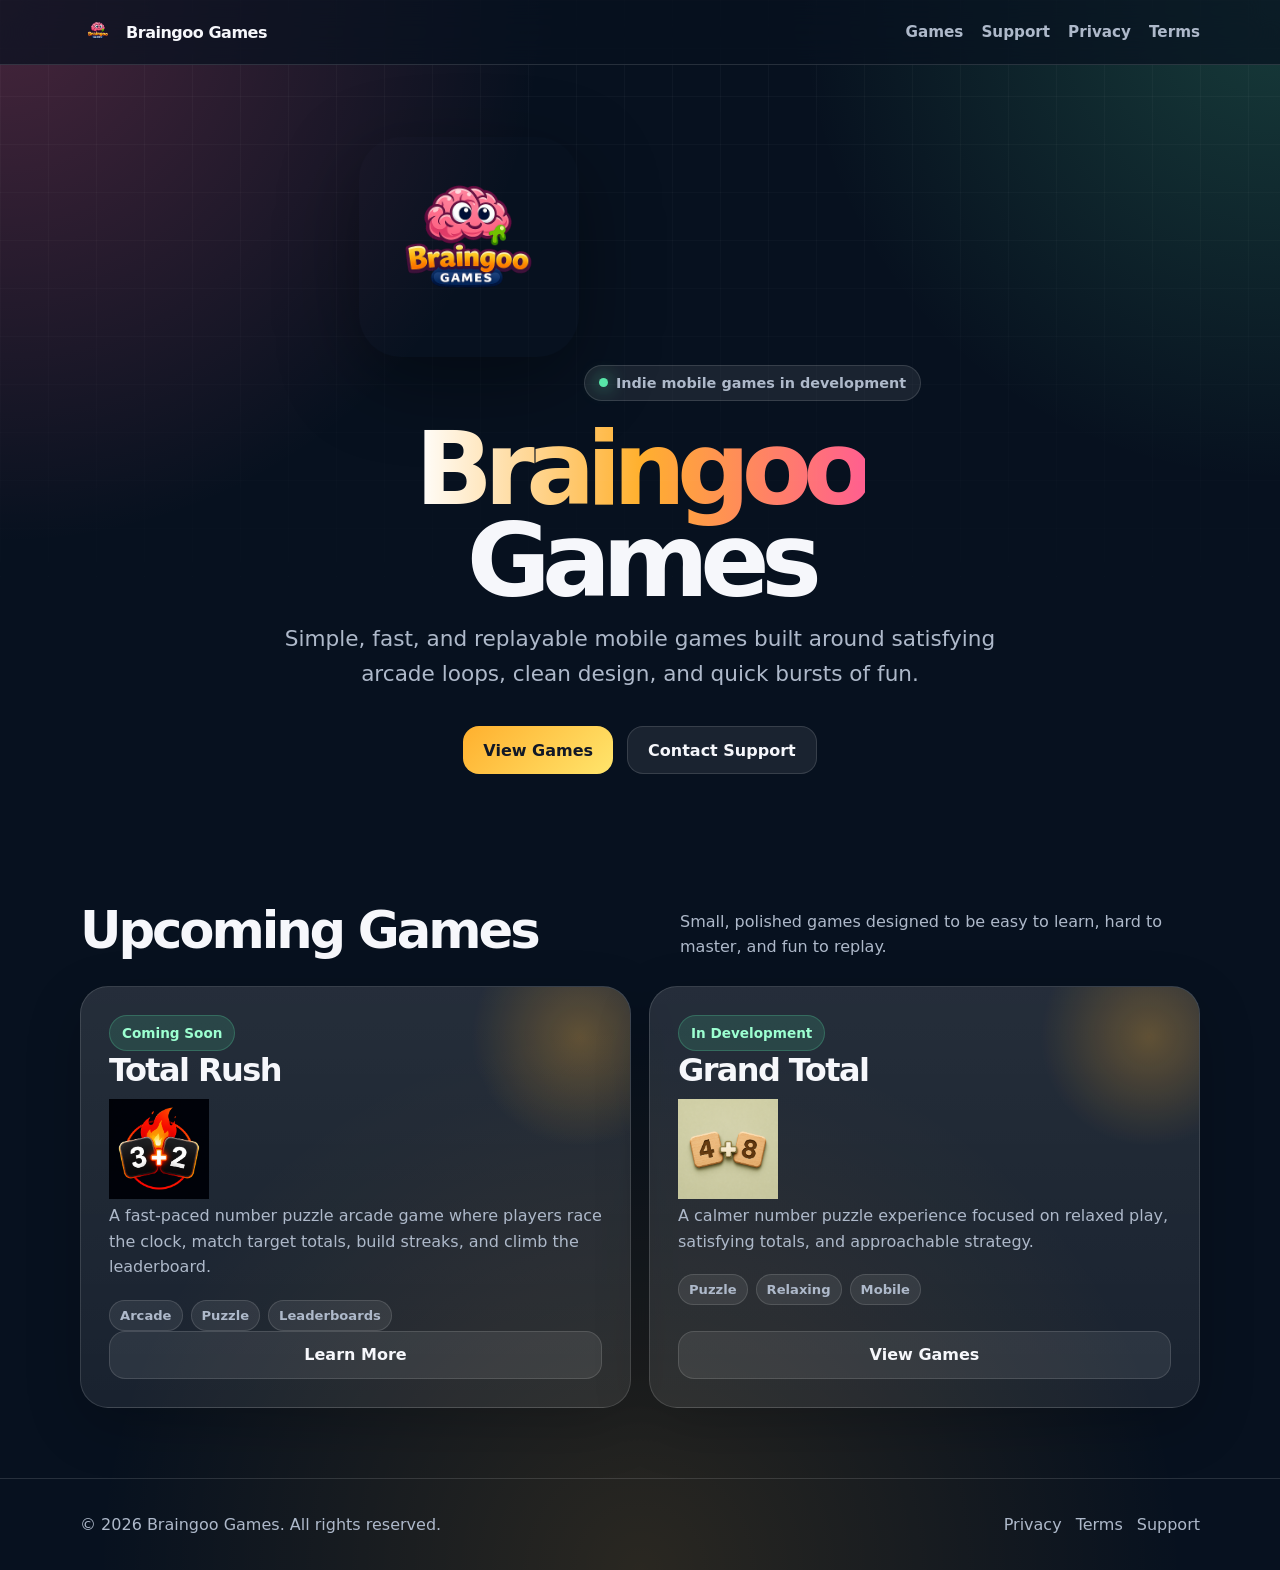
<file: index.html>
<!DOCTYPE html>
<html lang="en">
<head>
  <meta charset="UTF-8" />
  <meta name="viewport" content="width=device-width, initial-scale=1.0" />
  <meta name="description" content="Braingoo Games is an independent mobile game studio creating simple, fun, and accessible games." />
  <title>Braingoo Games</title>
  <link rel="stylesheet" href="styles.css" />
</head>
<body>
  <nav class="nav">
    <div class="container nav-inner">
      <a class="brand" href="index.html"><img src="assets/braingoo-logo.png" alt="Braingoo Games logo" /> Braingoo Games</a>
      <div class="nav-links">
        <a href="games.html">Games</a>
        <a href="support.html">Support</a>
        <a href="privacy.html">Privacy</a>
        <a href="terms.html">Terms</a>
      </div>
    </div>
  </nav>

  <main>
    <section class="hero">
      <div class="container">
        <img class="logo-main" src="assets/braingoo-logo.png" alt="Braingoo Games logo" />
        <div class="badge"><span class="dot"></span> Indie mobile games in development</div>
        <h1><span class="gradient-text">Braingoo</span><br />Games</h1>
        <p>Simple, fast, and replayable mobile games built around satisfying arcade loops, clean design, and quick bursts of fun.</p>
        <div class="cta-row">
          <a class="button primary" href="games.html">View Games</a>
          <a class="button secondary" href="support.html">Contact Support</a>
        </div>
      </div>
    </section>

    <section class="section">
      <div class="container">
        <div class="section-title">
          <h2>Upcoming Games</h2>
          <p>Small, polished games designed to be easy to learn, hard to master, and fun to replay.</p>
        </div>
        <div class="grid">
          <article class="card game-card">
            <div>
              <div class="status">Coming Soon</div>
              <h3>Total Rush</h3>
              <img src="assets/total-rush_Logo.png" alt="Total Rush logo" width="100" height="100"/>
              <p>A fast-paced number puzzle arcade game where players race the clock, match target totals, build streaks, and climb the leaderboard.</p>
              <div class="tags"><span class="tag">Arcade</span><span class="tag">Puzzle</span><span class="tag">Leaderboards</span></div>
            </div>
            <a class="button secondary" href="total-rush.html">Learn More</a>
          </article>

          <article class="card game-card">
            <div>
              <div class="status">In Development</div>
              <h3>Grand Total</h3>
              <img src="assets/grand-total_Logo.png" alt="Grand Total logo" width="100" height="100"/>
              <p>A calmer number puzzle experience focused on relaxed play, satisfying totals, and approachable strategy.</p>
              <div class="tags"><span class="tag">Puzzle</span><span class="tag">Relaxing</span><span class="tag">Mobile</span></div>
            </div>
            <a class="button secondary" href="games.html">View Games</a>
          </article>
        </div>
      </div>
    </section>
  </main>

  <footer class="footer">
    <div class="container footer-inner">
      <span>© 2026 Braingoo Games. All rights reserved.</span>
      <span><a href="privacy.html">Privacy</a><a href="terms.html">Terms</a><a href="support.html">Support</a></span>
    </div>
  </footer>
</body>
</html>
</file>
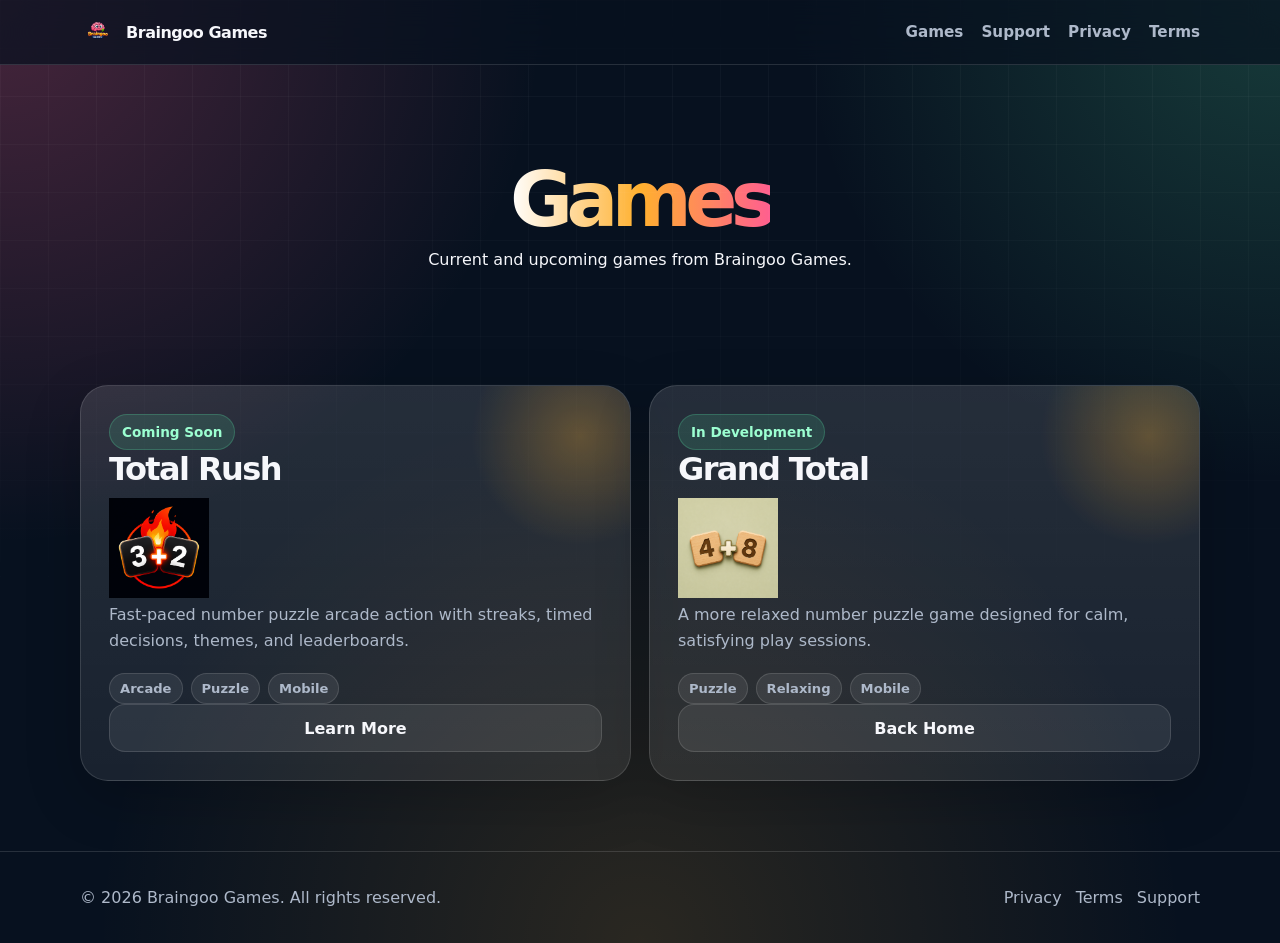
<file: games.html>
<!DOCTYPE html>
<html lang="en">
<head>
  <meta charset="UTF-8" />
  <meta name="viewport" content="width=device-width, initial-scale=1.0" />
  <title>Games | Braingoo Games</title>
  <link rel="stylesheet" href="styles.css" />
</head>
<body>
  <nav class="nav"><div class="container nav-inner"><a class="brand" href="index.html"><img src="assets/braingoo-logo.png" alt="Braingoo Games logo" /> Braingoo Games</a><div class="nav-links"><a href="games.html">Games</a><a href="support.html">Support</a><a href="privacy.html">Privacy</a><a href="terms.html">Terms</a></div></div></nav>
  <main>
    <header class="page-header container"><h1><span class="gradient-text">Games</span></h1><p>Current and upcoming games from Braingoo Games.</p></header>
    <section class="section"><div class="container grid">
      <article class="card game-card">
        <div>
          <div class="status">Coming Soon</div>
          <h3>Total Rush</h3>
          <img src="assets/total-rush_Logo.png" alt="Total Rush logo" width="100" height="100"/>
          <p>Fast-paced number puzzle arcade action with streaks, timed decisions, themes, and leaderboards.</p>
          <div class="tags">
            <span class="tag">Arcade</span>
            <span class="tag">Puzzle</span>
            <span class="tag">Mobile</span>
          </div>
        </div>
        <a class="button secondary" href="total-rush.html">Learn More</a></article>
      <article class="card game-card">
        <div>
          <div class="status">In Development</div>
          <h3>Grand Total</h3>
          <img src="assets/grand-total_Logo.png" alt="Grand Total logo" width="100" height="100"/>
          <p>A more relaxed number puzzle game designed for calm, satisfying play sessions.</p>
          <div class="tags">
            <span class="tag">Puzzle</span>
            <span class="tag">Relaxing</span>
            <span class="tag">Mobile</span>
          </div>
        </div>
        <a class="button secondary" href="index.html">Back Home</a></article>
    </div></section>
  </main>
  <footer class="footer"><div class="container footer-inner"><span>© 2026 Braingoo Games. All rights reserved.</span><span><a href="privacy.html">Privacy</a><a href="terms.html">Terms</a><a href="support.html">Support</a></span></div></footer>
</body>
</html>
</file>
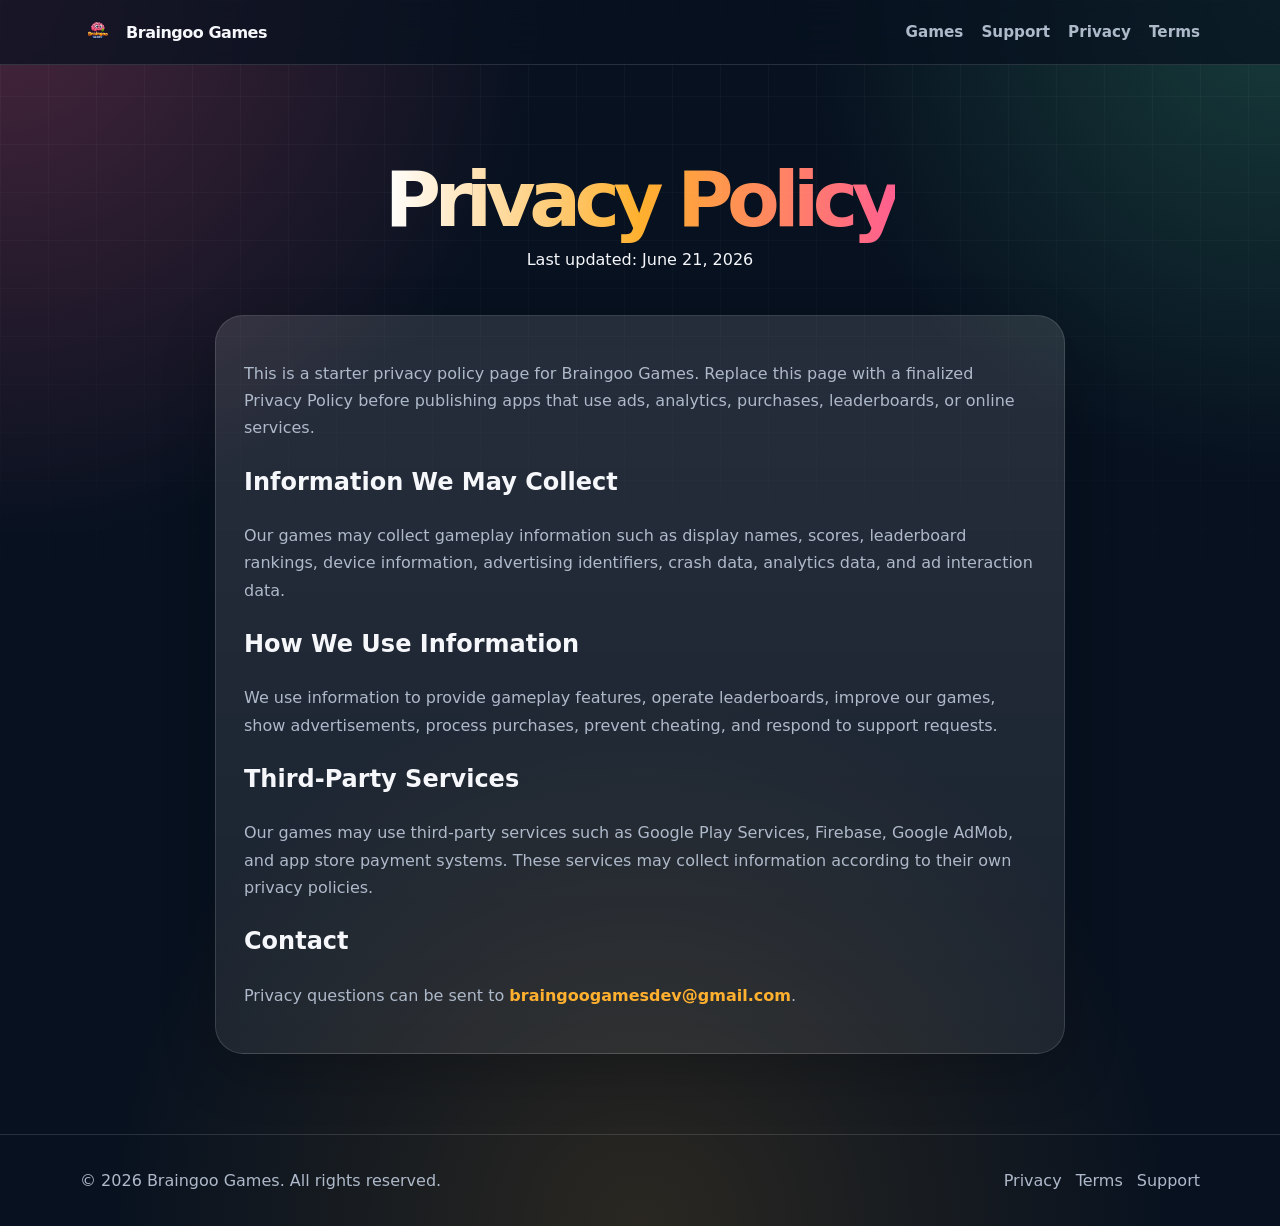
<file: privacy.html>
<!DOCTYPE html>
<html lang="en">
<head><meta charset="UTF-8" /><meta name="viewport" content="width=device-width, initial-scale=1.0" /><title>Privacy Policy | Braingoo Games</title><link rel="stylesheet" href="styles.css" /></head>
<body>
  <nav class="nav"><div class="container nav-inner"><a class="brand" href="index.html"><img src="assets/braingoo-logo.png" alt="Braingoo Games logo" /> Braingoo Games</a><div class="nav-links"><a href="games.html">Games</a><a href="support.html">Support</a><a href="privacy.html">Privacy</a><a href="terms.html">Terms</a></div></div></nav>
  <main><header class="page-header container"><h1><span class="gradient-text">Privacy Policy</span></h1><p>Last updated: June 21, 2026</p></header><section class="content"><div class="card"><p>This is a starter privacy policy page for Braingoo Games. Replace this page with a finalized Privacy Policy before publishing apps that use ads, analytics, purchases, leaderboards, or online services.</p><h2>Information We May Collect</h2><p>Our games may collect gameplay information such as display names, scores, leaderboard rankings, device information, advertising identifiers, crash data, analytics data, and ad interaction data.</p><h2>How We Use Information</h2><p>We use information to provide gameplay features, operate leaderboards, improve our games, show advertisements, process purchases, prevent cheating, and respond to support requests.</p><h2>Third-Party Services</h2><p>Our games may use third-party services such as Google Play Services, Firebase, Google AdMob, and app store payment systems. These services may collect information according to their own privacy policies.</p><h2>Contact</h2><p>Privacy questions can be sent to <a href="mailto:braingoogamesdev@gmail.com">braingoogamesdev@gmail.com</a>.</p></div></section></main>
  <footer class="footer"><div class="container footer-inner"><span>© 2026 Braingoo Games. All rights reserved.</span><span><a href="privacy.html">Privacy</a><a href="terms.html">Terms</a><a href="support.html">Support</a></span></div></footer>
</body>
</html>
</file>
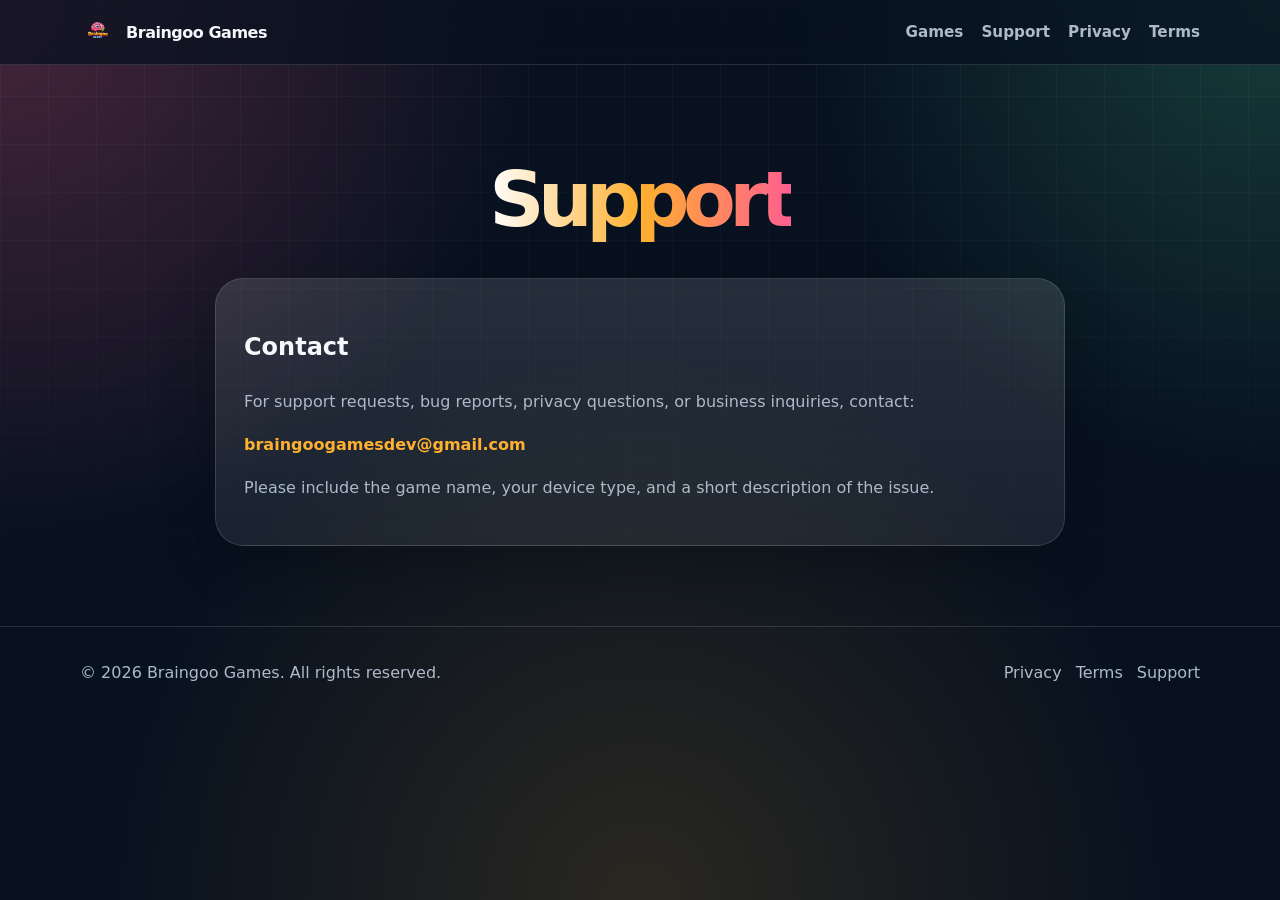
<file: support.html>
<!DOCTYPE html>
<html lang="en">
<head><meta charset="UTF-8" /><meta name="viewport" content="width=device-width, initial-scale=1.0" /><title>Support | Braingoo Games</title><link rel="stylesheet" href="styles.css" /></head>
<body>
  <nav class="nav"><div class="container nav-inner"><a class="brand" href="index.html"><img src="assets/braingoo-logo.png" alt="Braingoo Games logo" /> Braingoo Games</a><div class="nav-links"><a href="games.html">Games</a><a href="support.html">Support</a><a href="privacy.html">Privacy</a><a href="terms.html">Terms</a></div></div></nav>
  <main><header class="page-header container"><h1><span class="gradient-text">Support</span></h1></header><section class="content"><div class="card"><h2>Contact</h2><p>For support requests, bug reports, privacy questions, or business inquiries, contact:</p><p><a href="mailto:braingoogamesdev@gmail.com">braingoogamesdev@gmail.com</a></p><p>Please include the game name, your device type, and a short description of the issue.</p></div></section></main>
  <footer class="footer"><div class="container footer-inner"><span>© 2026 Braingoo Games. All rights reserved.</span><span><a href="privacy.html">Privacy</a><a href="terms.html">Terms</a><a href="support.html">Support</a></span></div></footer>
</body>
</html>
</file>
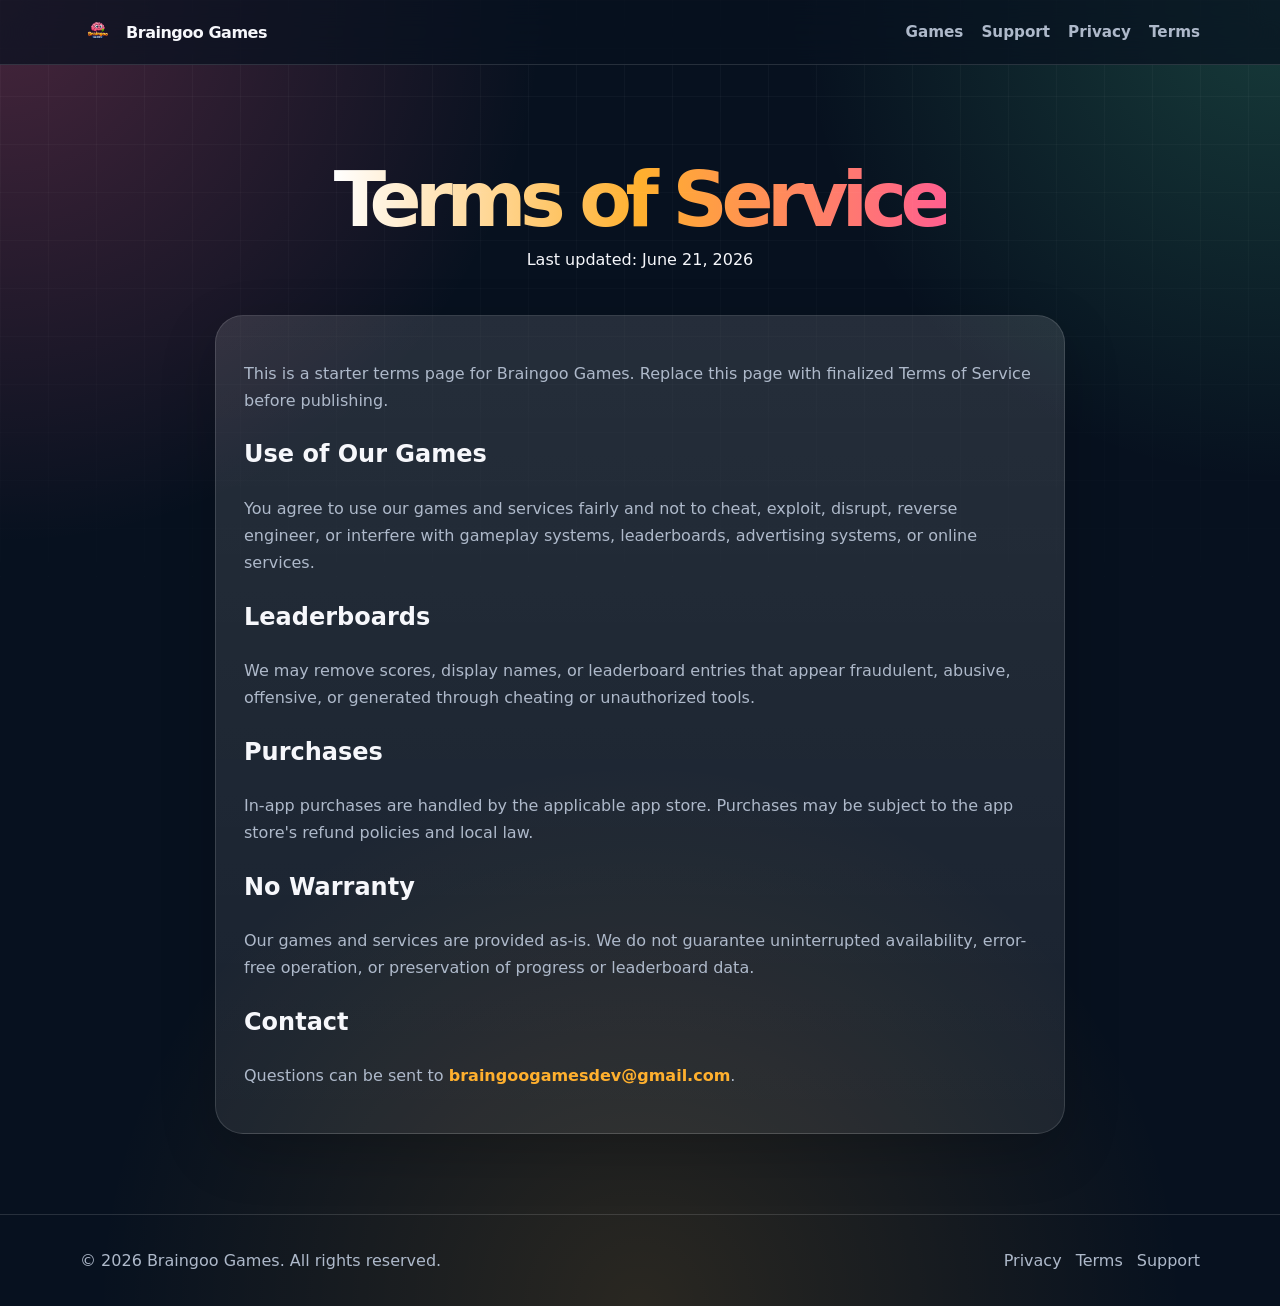
<file: terms.html>
<!DOCTYPE html>
<html lang="en">
<head><meta charset="UTF-8" /><meta name="viewport" content="width=device-width, initial-scale=1.0" /><title>Terms of Service | Braingoo Games</title><link rel="stylesheet" href="styles.css" /></head>
<body>
  <nav class="nav"><div class="container nav-inner"><a class="brand" href="index.html"><img src="assets/braingoo-logo.png" alt="Braingoo Games logo" /> Braingoo Games</a><div class="nav-links"><a href="games.html">Games</a><a href="support.html">Support</a><a href="privacy.html">Privacy</a><a href="terms.html">Terms</a></div></div></nav>
  <main><header class="page-header container"><h1><span class="gradient-text">Terms of Service</span></h1><p>Last updated: June 21, 2026</p></header><section class="content"><div class="card"><p>This is a starter terms page for Braingoo Games. Replace this page with finalized Terms of Service before publishing.</p><h2>Use of Our Games</h2><p>You agree to use our games and services fairly and not to cheat, exploit, disrupt, reverse engineer, or interfere with gameplay systems, leaderboards, advertising systems, or online services.</p><h2>Leaderboards</h2><p>We may remove scores, display names, or leaderboard entries that appear fraudulent, abusive, offensive, or generated through cheating or unauthorized tools.</p><h2>Purchases</h2><p>In-app purchases are handled by the applicable app store. Purchases may be subject to the app store's refund policies and local law.</p><h2>No Warranty</h2><p>Our games and services are provided as-is. We do not guarantee uninterrupted availability, error-free operation, or preservation of progress or leaderboard data.</p><h2>Contact</h2><p>Questions can be sent to <a href="mailto:braingoogamesdev@gmail.com">braingoogamesdev@gmail.com</a>.</p></div></section></main>
  <footer class="footer"><div class="container footer-inner"><span>© 2026 Braingoo Games. All rights reserved.</span><span><a href="privacy.html">Privacy</a><a href="terms.html">Terms</a><a href="support.html">Support</a></span></div></footer>
</body>
</html>
</file>
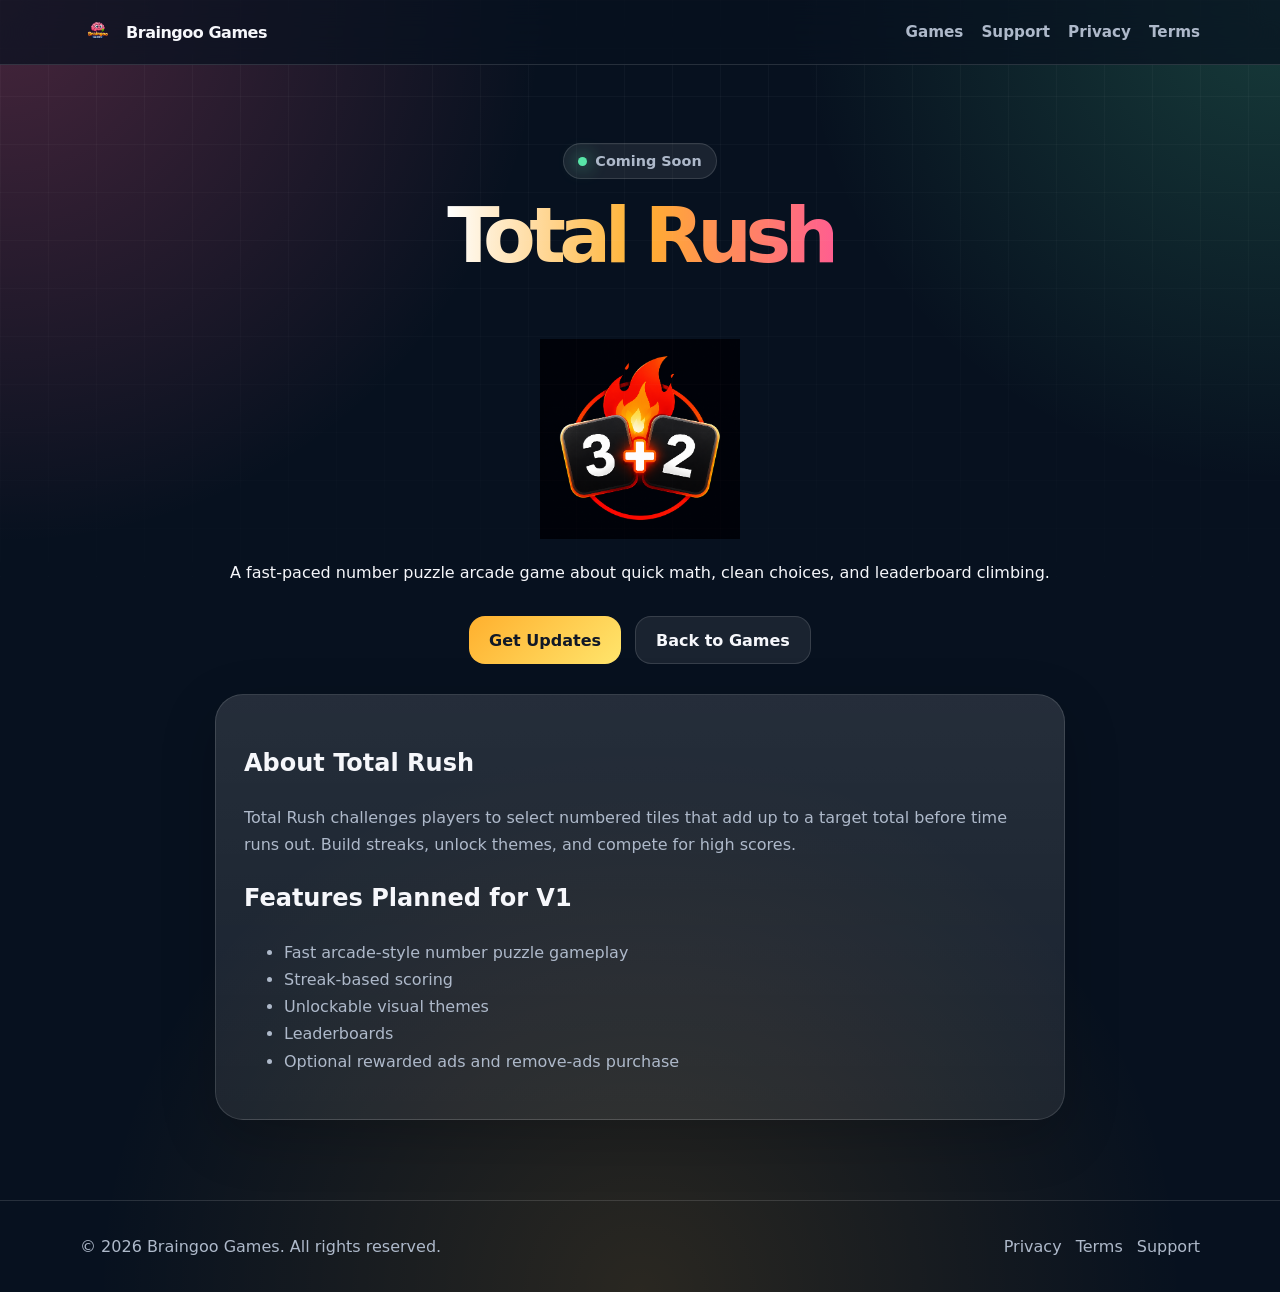
<file: total-rush.html>
<!DOCTYPE html>
<html lang="en">
<head>
  <meta charset="UTF-8" />
  <meta name="viewport" content="width=device-width, initial-scale=1.0" />
  <title>Total Rush | Braingoo Games</title>
  <link rel="stylesheet" href="styles.css" />
</head>
<body>
  <nav class="nav"><div class="container nav-inner"><a class="brand" href="index.html"><img src="assets/braingoo-logo.png" alt="Braingoo Games logo" /> Braingoo Games</a><div class="nav-links"><a href="games.html">Games</a><a href="support.html">Support</a><a href="privacy.html">Privacy</a><a href="terms.html">Terms</a></div></div></nav>
  <main>
    <header class="page-header container">
      <div class="badge">
        <span class="dot"></span>
        Coming Soon
      </div>
      <h1>
        <span class="gradient-text">Total Rush</span><br><br>
        <img src="assets/total-rush_Logo.png" alt="Total Rush logo" width="200" height="200"/>
      </h1>
      <p>A fast-paced number puzzle arcade game about quick math, clean choices, and leaderboard climbing.</p>
      <div class="cta-row">
        <a class="button primary" href="support.html">Get Updates</a><a class="button secondary" href="games.html">Back to Games</a>
      </div>
    </header>
    <section class="content"><div class="card"><h2>About Total Rush</h2><p>Total Rush challenges players to select numbered tiles that add up to a target total before time runs out. Build streaks, unlock themes, and compete for high scores.</p><h2>Features Planned for V1</h2><ul><li>Fast arcade-style number puzzle gameplay</li><li>Streak-based scoring</li><li>Unlockable visual themes</li><li>Leaderboards</li><li>Optional rewarded ads and remove-ads purchase</li></ul></div></section>
  </main>
  <footer class="footer"><div class="container footer-inner"><span>© 2026 Braingoo Games. All rights reserved.</span><span><a href="privacy.html">Privacy</a><a href="terms.html">Terms</a><a href="support.html">Support</a></span></div></footer>
</body>
</html>
</file>
<file: styles.css>
:root {
  --bg: #07111f;
  --bg-soft: #0d1b2e;
  --card: rgba(255, 255, 255, 0.075);
  --card-strong: rgba(255, 255, 255, 0.12);
  --text: #f6f7fb;
  --muted: #aeb9ca;
  --accent: #ffb02e;
  --accent-2: #ff5f8f;
  --accent-3: #58e6a8;
  --border: rgba(255, 255, 255, 0.13);
  --shadow: 0 24px 80px rgba(0, 0, 0, 0.38);
}

* { box-sizing: border-box; }

html { scroll-behavior: smooth; }

body {
  margin: 0;
  min-height: 100vh;
  font-family: Inter, ui-sans-serif, system-ui, -apple-system, BlinkMacSystemFont, "Segoe UI", sans-serif;
  color: var(--text);
  background:
    radial-gradient(circle at top left, rgba(255, 95, 143, 0.26), transparent 34rem),
    radial-gradient(circle at top right, rgba(88, 230, 168, 0.20), transparent 30rem),
    radial-gradient(circle at bottom, rgba(255, 176, 46, 0.14), transparent 34rem),
    var(--bg);
}

body::before {
  content: "";
  position: fixed;
  inset: 0;
  pointer-events: none;
  background-image: linear-gradient(rgba(255,255,255,0.035) 1px, transparent 1px), linear-gradient(90deg, rgba(255,255,255,0.035) 1px, transparent 1px);
  background-size: 48px 48px;
  mask-image: linear-gradient(to bottom, black, transparent 75%);
}

a { color: inherit; text-decoration: none; }

.container {
  width: min(1120px, calc(100% - 40px));
  margin: 0 auto;
}

.nav {
  position: sticky;
  top: 0;
  z-index: 10;
  backdrop-filter: blur(18px);
  background: rgba(7, 17, 31, 0.72);
  border-bottom: 1px solid var(--border);
}

.nav-inner {
  display: flex;
  align-items: center;
  justify-content: space-between;
  padding: 14px 0;
}

.brand {
  display: flex;
  align-items: center;
  gap: 10px;
  font-weight: 900;
  letter-spacing: -0.03em;
}

.brand img {
  width: 36px;
  height: 36px;
  border-radius: 12px;
}

.nav-links {
  display: flex;
  align-items: center;
  gap: 18px;
  color: var(--muted);
  font-weight: 700;
  font-size: 0.95rem;
}

.nav-links a:hover { color: var(--text); }

.hero {
  min-height: 78vh;
  display: grid;
  place-items: center;
  text-align: center;
  padding: 72px 0 56px;
}

.logo-main {
  width: min(220px, 55vw);
  border-radius: 42px;
  box-shadow: var(--shadow);
  margin-bottom: 30px;
}

.badge {
  display: inline-flex;
  align-items: center;
  gap: 8px;
  padding: 9px 14px;
  border: 1px solid var(--border);
  border-radius: 999px;
  background: rgba(255,255,255,0.08);
  color: var(--muted);
  font-weight: 800;
  font-size: 0.9rem;
}

.dot {
  width: 9px;
  height: 9px;
  background: var(--accent-3);
  border-radius: 999px;
  box-shadow: 0 0 18px var(--accent-3);
}

h1 {
  margin: 22px 0 14px;
  font-size: clamp(3.1rem, 8vw, 6.6rem);
  line-height: 0.9;
  letter-spacing: -0.085em;
}

.gradient-text {
  background: linear-gradient(90deg, #fff, var(--accent), var(--accent-2));
  -webkit-background-clip: text;
  background-clip: text;
  color: transparent;
}

.hero p {
  max-width: 720px;
  margin: 0 auto;
  color: var(--muted);
  font-size: clamp(1.1rem, 2vw, 1.35rem);
  line-height: 1.65;
}

.cta-row {
  display: flex;
  justify-content: center;
  flex-wrap: wrap;
  gap: 14px;
  margin-top: 34px;
}

.button {
  display: inline-flex;
  align-items: center;
  justify-content: center;
  min-height: 48px;
  padding: 0 20px;
  border-radius: 16px;
  border: 1px solid var(--border);
  font-weight: 900;
  transition: transform .18s ease, background .18s ease, border .18s ease;
}

.button:hover { transform: translateY(-2px); }

.button.primary {
  color: #111827;
  background: linear-gradient(135deg, var(--accent), #ffe56c);
  border: none;
}

.button.secondary { background: rgba(255,255,255,0.08); color: var(--text); }

.section { padding: 70px 0; }

.section-title {
  display: flex;
  align-items: end;
  justify-content: space-between;
  gap: 24px;
  margin-bottom: 26px;
}

.section-title h2 {
  margin: 0;
  font-size: clamp(2rem, 4vw, 3.4rem);
  letter-spacing: -0.06em;
}

.section-title p { margin: 0; max-width: 520px; color: var(--muted); line-height: 1.55; }

.grid {
  display: grid;
  grid-template-columns: repeat(2, minmax(0, 1fr));
  gap: 18px;
}

.card {
  border: 1px solid var(--border);
  border-radius: 28px;
  background: linear-gradient(180deg, var(--card-strong), var(--card));
  box-shadow: 0 18px 56px rgba(0,0,0,0.20);
  padding: 28px;
}

.game-card {
  min-height: 290px;
  display: flex;
  flex-direction: column;
  justify-content: space-between;
  overflow: hidden;
  position: relative;
}

.game-card::after {
  content: "";
  position: absolute;
  width: 220px;
  height: 220px;
  right: -60px;
  top: -60px;
  border-radius: 999px;
  background: radial-gradient(circle, rgba(255,176,46,0.28), transparent 70%);
}

.game-card h3 {
  margin: 0 0 10px;
  font-size: 2rem;
  letter-spacing: -0.05em;
}

.game-card p { color: var(--muted); line-height: 1.6; margin: 0; max-width: 520px; }

.tags { display: flex; flex-wrap: wrap; gap: 8px; margin-top: 20px; }

.tag {
  padding: 7px 10px;
  border-radius: 999px;
  background: rgba(255,255,255,0.08);
  border: 1px solid var(--border);
  color: var(--muted);
  font-size: 0.82rem;
  font-weight: 800;
}

.status {
  width: fit-content;
  padding: 9px 12px;
  border-radius: 999px;
  background: rgba(88,230,168,0.14);
  color: #9cffd1;
  border: 1px solid rgba(88,230,168,0.24);
  font-size: 0.85rem;
  font-weight: 900;
}

.page-header {
  padding: 78px 0 30px;
  text-align: center;
}

.page-header h1 { font-size: clamp(2.6rem, 6vw, 5.5rem); }

.content {
  max-width: 850px;
  margin: 0 auto;
  padding-bottom: 80px;
}

.content .card { line-height: 1.7; color: var(--muted); }
.content h2, .content h3 { color: var(--text); }
.content a { color: var(--accent); font-weight: 800; }

.footer {
  padding: 36px 0;
  border-top: 1px solid var(--border);
  color: var(--muted);
}

.footer-inner {
  display: flex;
  justify-content: space-between;
  gap: 16px;
  flex-wrap: wrap;
}

.footer a { color: var(--muted); margin-left: 14px; }
.footer a:hover { color: var(--text); }

@media (max-width: 760px) {
  .nav-inner { align-items: flex-start; gap: 12px; flex-direction: column; }
  .nav-links { gap: 12px; flex-wrap: wrap; }
  .grid { grid-template-columns: 1fr; }
  .section-title { display: block; }
  .section-title p { margin-top: 10px; }
  .hero { min-height: auto; }
}
</file>
